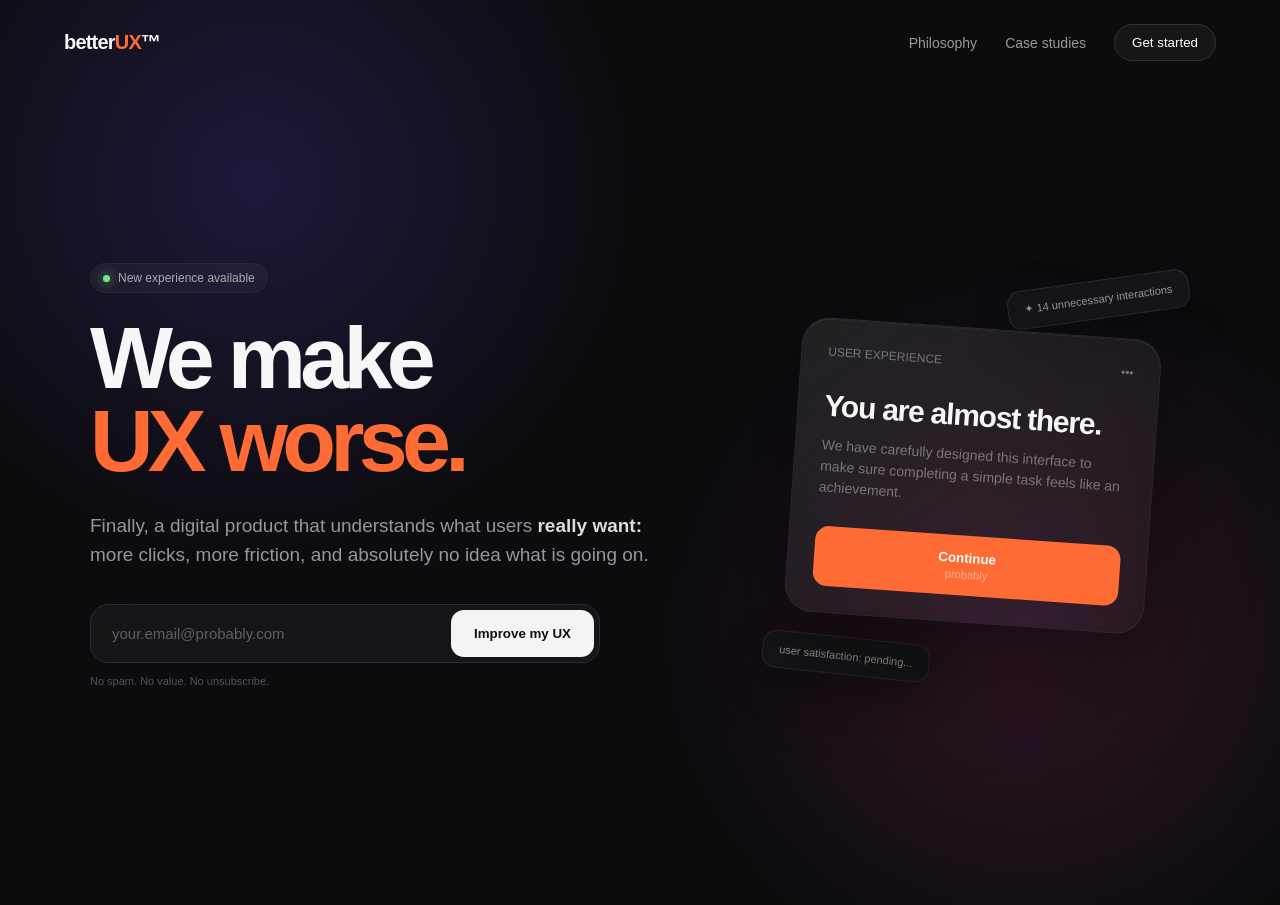
<file: index.html>
<!DOCTYPE html>
<html lang="ru">
<head>
    <meta charset="UTF-8">
    <meta name="viewport" content="width=device-width, initial-scale=1.0">
    <link rel="stylesheet" type="text/css" href="main.css">
    <script src="main.js" defer></script>
    <title>BetterUX™ — Сделаем ваш опыт хуже</title>
</head>

<body>

<header>
    <div class="logo">better<span>UX</span>™</div>

    <nav>
        <a href="#">Philosophy</a>
        <a href="#">Case studies</a>
        <button class="nav-button" onclick="openModal()">
            Get started
        </button>
    </nav>
</header>


<main>
    <section class="hero">

        <div class="copy">

            <div class="eyebrow">
                <span class="dot"></span>
                New experience available
            </div>

            <h1>
                We make<br>
                <span>UX worse.</span>
            </h1>

            <p class="subtitle">
                Finally, a digital product that understands what users
                <strong>really want:</strong> more clicks, more friction,
                and absolutely no idea what is going on.
            </p>

            <form class="signup" id="signupForm">

                <input
                    type="email"
                    id="email"
                    placeholder="your.email@probably.com"
                    autocomplete="off"
                >

                <button type="submit">
                    Improve my UX
                </button>

            </form>

            <div class="microcopy">
                No spam. No value. No unsubscribe.
            </div>

        </div>


        <div class="visual">

            <div class="floating one">
                ✦ 14 unnecessary interactions
            </div>

            <div class="floating two">
                user satisfaction: pending...
            </div>

            <div class="card">

                <div class="card-header">
                    <span>USER EXPERIENCE</span>
                    <span>•••</span>
                </div>

                <div class="fake-title">
                    You are almost there.
                </div>

                <div class="fake-text">
                    We have carefully designed this interface
                    to make sure completing a simple task
                    feels like an achievement.
                </div>

                <button
                    class="fake-button"
                    onclick="openModal()"
                >
                    Continue
                    <small>probably</small>
                </button>

            </div>

        </div>

    </section>
</main>


<!-- ROUND UX NIGHTMARE -->

<div class="modal-overlay" id="modal">
    <div class="modal">

        <button class="modal-close" onclick="closeModal()" aria-label="Close">
            ×
        </button>

        <div class="modal-content">
            <h2>One tiny question.</h2>

            <p>
                Are you absolutely sure you want to continue?
                This decision may affect your experience.
                Probably.
            </p>

            <div class="modal-actions">
                <button onclick="closeModal()">
                    No
                </button>

                <button
                    class="confirm"
                    onclick="confirmAction()"
                >
                    Yes
                </button>
            </div>
        </div>

    </div>
</div>


<div class="toast" id="toast">
    Congratulations. Nothing happened.
</div>

</body>
</html>
</file>
<file: main.css>
* {
            box-sizing: border-box;
        }

        html {
            scroll-behavior: smooth;
        }

        body {
            margin: 0;
            min-height: 100vh;
            font-family: Inter, -apple-system, BlinkMacSystemFont, "Segoe UI", sans-serif;
            background:
                radial-gradient(circle at 20% 20%, rgba(120, 80, 255, .18), transparent 30%),
                radial-gradient(circle at 80% 70%, rgba(255, 80, 180, .14), transparent 30%),
                #0c0c0f;
            color: #f7f7f7;
            overflow-x: hidden;
        }

        /* ---------- HEADER ---------- */

        header {
            width: 100%;
            padding: 24px clamp(20px, 5vw, 72px);
            display: flex;
            justify-content: space-between;
            align-items: center;
            position: relative;
            z-index: 10;
        }

        .logo {
            font-weight: 800;
            letter-spacing: -0.04em;
            font-size: 20px;
        }

        .logo span {
            color: #FF6B35;
        }

        nav {
            display: flex;
            gap: 28px;
            align-items: center;
        }

        nav a {
            color: #999;
            text-decoration: none;
            font-size: 14px;
            transition: .2s;
        }

        nav a:hover {
            color: white;
        }

        .nav-button {
            padding: 10px 17px;
            border: 1px solid #333;
            border-radius: 100px;
            background: rgba(255,255,255,.04);
            color: white;
            cursor: pointer;
        }

        /* ---------- HERO ---------- */

        main {
            min-height: calc(100vh - 80px);
            display: flex;
            align-items: center;
            justify-content: center;
            padding: 60px 20px 100px;
        }

        .hero {
            width: min(1100px, 100%);
            display: grid;
            grid-template-columns: 1.15fr .85fr;
            gap: 80px;
            align-items: center;
        }

        .eyebrow {
            display: inline-flex;
            align-items: center;
            gap: 8px;
            padding: 7px 12px;
            border-radius: 100px;
            border: 1px solid #29292f;
            background: rgba(255,255,255,.035);
            color: #aaa;
            font-size: 12px;
            margin-bottom: 24px;
        }

        .dot {
            width: 7px;
            height: 7px;
            border-radius: 50%;
            background: #72e68a;
            box-shadow: 0 0 12px #72e68a;
        }

        h1 {
            margin: 0;
            max-width: 700px;
            font-size: clamp(48px, 7vw, 88px);
            line-height: .94;
            letter-spacing: -.065em;
        }

        h1 span {
            color: #FF6B35;
        }

        .subtitle {
            margin: 28px 0 34px;
            max-width: 580px;
            color: #96969e;
            font-size: clamp(16px, 2vw, 19px);
            line-height: 1.55;
        }

        .subtitle strong {
            color: #ddd;
        }

        /* ---------- FORM ---------- */

        .signup {
            display: flex;
            max-width: 510px;
            padding: 5px;
            border-radius: 18px;
            border: 1px solid #2b2b32;
            background: rgba(255,255,255,.045);
            backdrop-filter: blur(20px);
        }

        .signup input {
            flex: 1;
            min-width: 0;
            border: 0;
            outline: none;
            background: transparent;
            color: white;
            padding: 15px 16px;
            font-size: 15px;
        }

        .signup input::placeholder {
            color: #5f5f67;
        }

        .signup button {
            border: 0;
            border-radius: 13px;
            padding: 0 23px;
            background: #f4f4f4;
            color: #101014;
            font-weight: 700;
            cursor: pointer;
            transition: transform .2s, background .2s;
            white-space: nowrap;
        }

        .signup button:hover {
            transform: translateY(-2px);
            background: white;
        }

        .microcopy {
            margin-top: 12px;
            color: #51515a;
            font-size: 11px;
        }

        /* ---------- CARD ---------- */

        .visual {
            position: relative;
            min-height: 480px;
            display: flex;
            align-items: center;
            justify-content: center;
        }

        .card {
            width: min(360px, 90vw);
            padding: 26px;
            border-radius: 28px;
            border: 1px solid #292930;
            background: linear-gradient(
                145deg,
                rgba(255,255,255,.09),
                rgba(255,255,255,.025)
            );
            box-shadow:
                0 40px 100px rgba(0,0,0,.45),
                inset 0 1px rgba(255,255,255,.06);
            transform: rotate(4deg);
        }

        .card-header {
            display: flex;
            justify-content: space-between;
            color: #777;
            font-size: 12px;
            margin-bottom: 30px;
        }

        .fake-title {
            font-size: 30px;
            font-weight: 750;
            letter-spacing: -.04em;
            margin-bottom: 12px;
        }

        .fake-text {
            color: #777;
            line-height: 1.5;
            font-size: 14px;
            margin-bottom: 28px;
        }

        .fake-button {
            width: 100%;
            padding: 15px;
            border-radius: 14px;
            background: #FF6B35;
        border: 0;
            color: #ffffff;
            font-weight: 700;
            cursor: pointer;
        }

        .fake-button small {
            display: block;
            opacity: .45;
            margin-top: 3px;
            font-weight: 400;
        }

        .floating {
            position: absolute;
            padding: 12px 16px;
            border-radius: 14px;
            background: #151519;
            border: 1px solid #29292f;
            color: #999;
            font-size: 11px;
            box-shadow: 0 15px 40px rgba(0,0,0,.3);
        }

        .floating.one {
            top: 45px;
            right: 0;
            transform: rotate(-8deg);
        }

        .floating.two {
            bottom: 40px;
            left: 5px;
            transform: rotate(6deg);
        }

/* ---------- MODAL ---------- */

.modal-overlay {
    position: fixed;
    inset: 0;
    background: rgba(0, 0, 0, .72);
    backdrop-filter: blur(12px);

    display: none;
    align-items: center;
    justify-content: center;

    z-index: 100;
}

.modal-overlay.active {
    display: flex;
}

.modal {
    width: min(440px, 88vw);
    aspect-ratio: 1;

    border-radius: 50%;

    background:
        radial-gradient(
            circle at 35% 30%,
            #25252d,
            #111116 70%
        );

    border: 1px solid #3a3a44;

    box-shadow:
        0 0 0 10px rgba(255, 255, 255, .015),
        0 30px 100px rgba(0, 0, 0, .7);

    display: flex;
    align-items: center;
    justify-content: center;

    position: relative;

    animation: modalSpin 7s linear infinite;
}


/* ---------- CLOSE BUTTON ---------- */

.modal-close {
    position: absolute;

    top: 28px;
    right: 50%;

    transform: translateX(50%);

    width: 36px;
    height: 36px;

    border: 1px solid #383840;
    border-radius: 50%;

    background: #1b1b21;
    color: #ffffff;

    display: flex;
    align-items: center;
    justify-content: center;

    font-size: 22px;
    line-height: 1;

    cursor: pointer;

    z-index: 2;

    /*
        Компенсируем вращение модалки,
        чтобы кнопка оставалась неподвижной.
    */
    animation: closeCounterSpin 7s linear infinite;

    transition:
        background .2s,
        border-color .2s,
        transform .2s;
}

.modal-close:hover {
    background: #292932;
    border-color: #555562;
}


/* ---------- MODAL ROTATION ---------- */

@keyframes modalSpin {
    from {
        transform: rotate(0deg);
    }

    to {
        transform: rotate(360deg);
    }
}


/* ---------- CONTENT ROTATION ---------- */

.modal-content {
    width: 70%;
    text-align: center;

    animation: contentCounterSpin 5s linear infinite;
}

@keyframes contentCounterSpin {
    from {
        transform: rotate(0deg);
    }

    to {
        transform: rotate(-360deg);
    }
}


/* ---------- CLOSE BUTTON COUNTER ROTATION ---------- */

@keyframes closeCounterSpin {
    from {
        transform: translateX(50%) rotate(0deg);
    }

    to {
        transform: translateX(50%) rotate(-360deg);
    }
}


/* ---------- TEXT ---------- */

.modal h2 {
    margin: 0 0 12px;

    font-size: 24px;
    letter-spacing: -.04em;
}

.modal p {
    color: #85858e;

    font-size: 13px;
    line-height: 1.5;

    margin-bottom: 24px;
}


/* ---------- ACTIONS ---------- */

.modal-actions {
    display: flex;
    gap: 10px;
    justify-content: center;
}

.modal-actions button {
    border: 1px solid #383840;

    background: #1b1b21;
    color: white;

    padding: 12px 18px;

    border-radius: 100px;

    cursor: pointer;

    font-size: 12px;

    transition: .2s;
}

.modal-actions button:hover {
    background: #292932;
}

.modal-actions .confirm {
    background: #FF6B35;
    border-color: #FF6B35;
    color: #ffffff;
}

        /* ---------- TOAST ---------- */

        .toast {
            position: fixed;
            bottom: 25px;
            left: 50%;
            transform: translateX(-50%) translateY(100px);
            padding: 14px 20px;
            border-radius: 100px;
            background: #f4f4f4;
            color: #111;
            font-size: 13px;
            font-weight: 600;
            z-index: 200;
            transition: .4s;
            white-space: nowrap;
        }

        .toast.show {
            transform: translateX(-50%) translateY(0);
        }

        /* ---------- MOBILE ---------- */

        @media (max-width: 800px) {

            header {
                padding: 20px;
            }

            nav a {
                display: none;
            }

            .hero {
                grid-template-columns: 1fr;
                gap: 40px;
            }

            main {
                padding-top: 35px;
            }

            .visual {
                min-height: 370px;
            }

            .card {
                width: min(330px, 88vw);
            }

            .floating.one {
                right: 2%;
            }

            .floating.two {
                left: 2%;
            }
        }

        @media (max-width: 520px) {

            h1 {
                font-size: clamp(46px, 15vw, 70px);
            }

            .subtitle {
                font-size: 16px;
            }

            .signup {
                flex-direction: column;
                padding: 6px;
                gap: 5px;
            }

            .signup input {
                padding: 15px;
            }

            .signup button {
                min-height: 50px;
            }

            .visual {
                min-height: 330px;
            }

            .floating {
                font-size: 10px;
            }

            .modal {
                width: 82vw;
            }

            .modal h2 {
                font-size: 20px;
            }

            .modal-actions button {
                padding: 10px 13px;
            }
        }
</file>
